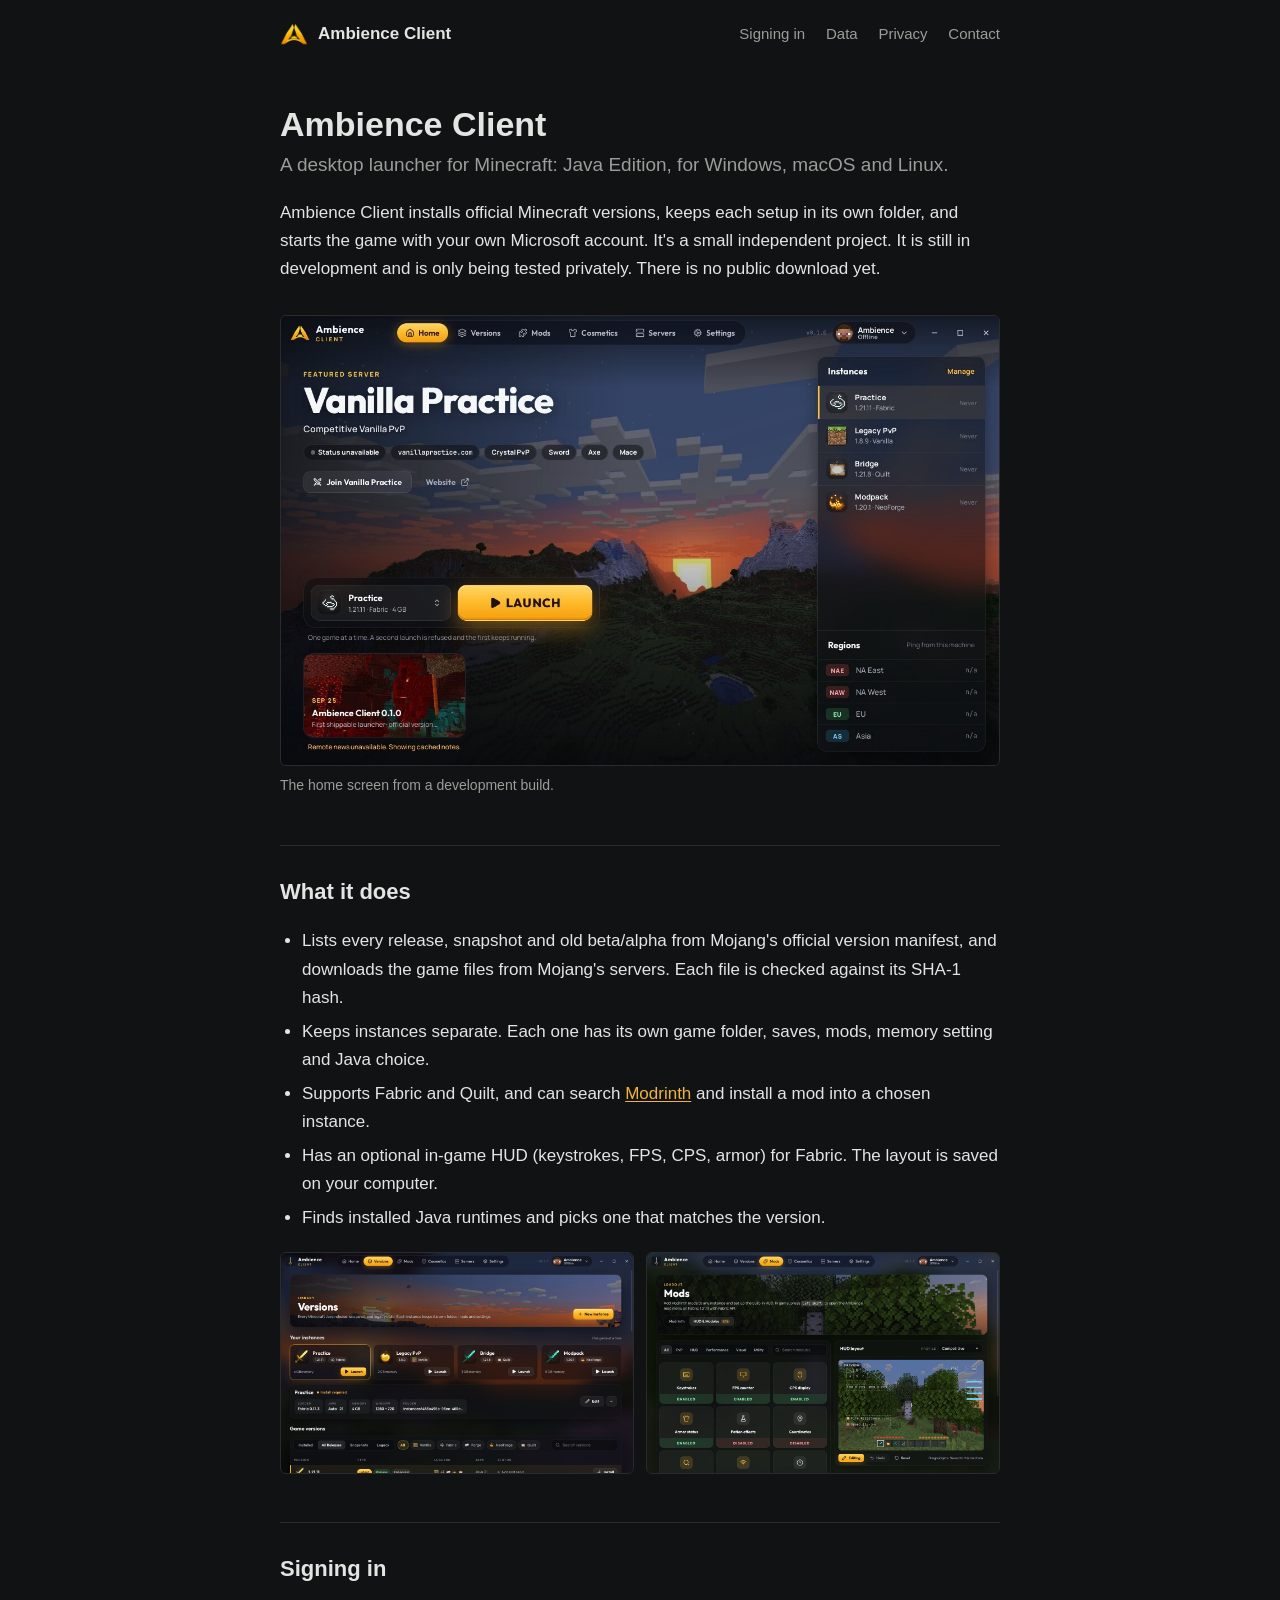
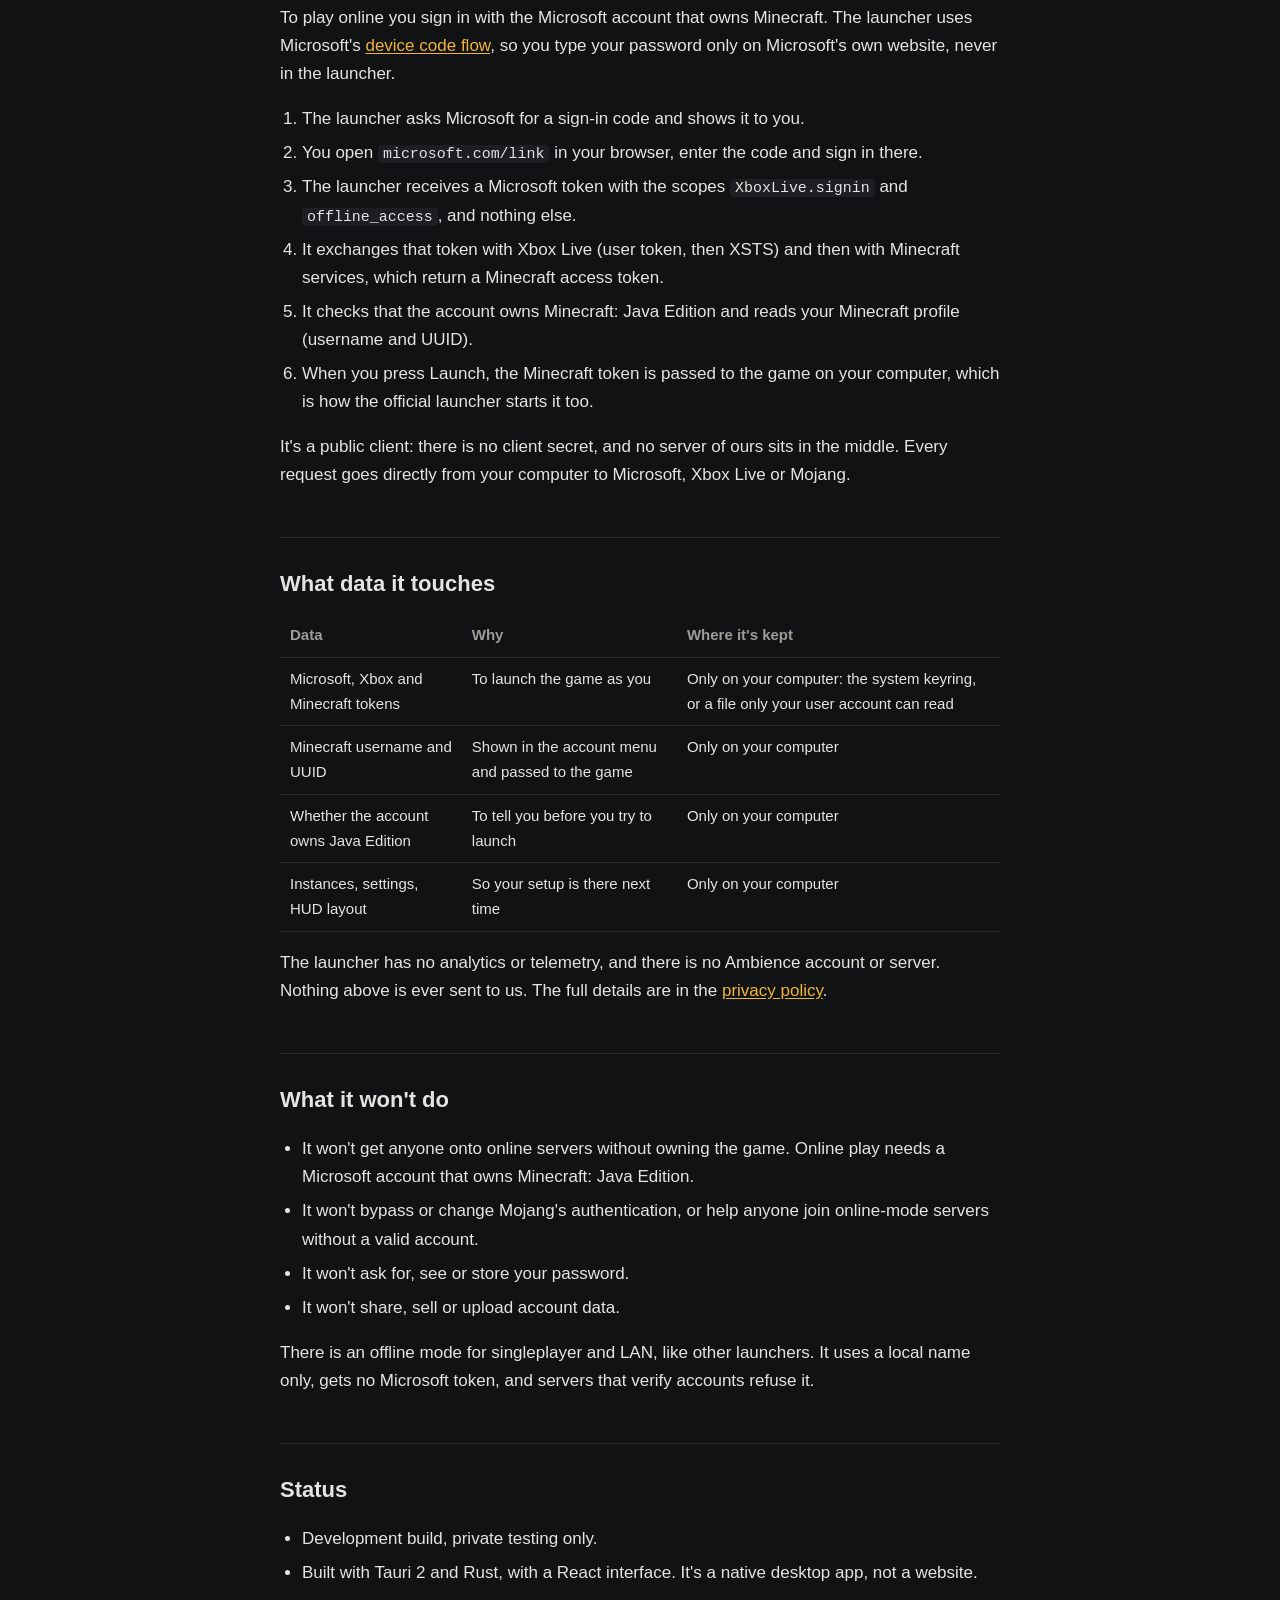
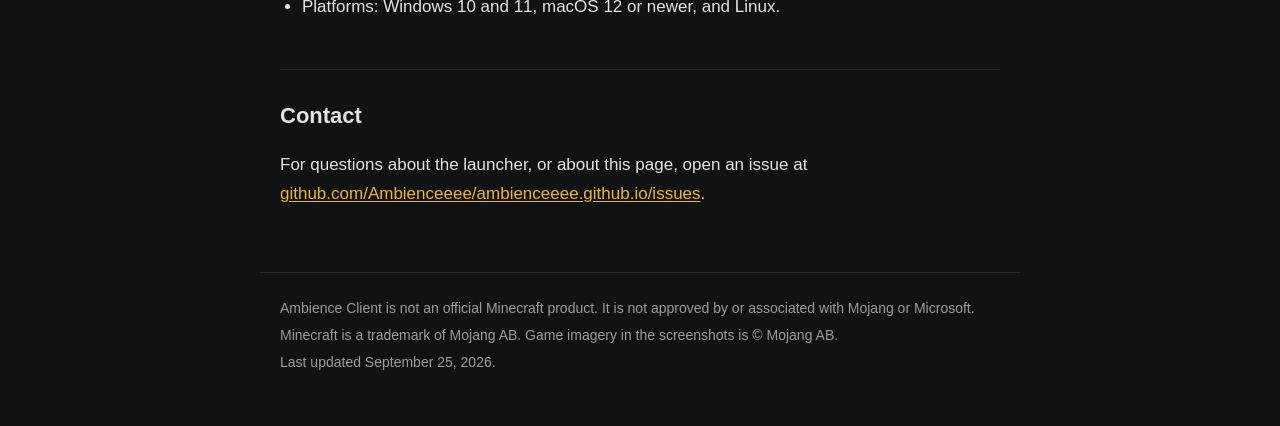
<file: index.html>
<!doctype html>
<html lang="en">
<head>
<meta charset="utf-8">
<meta name="viewport" content="width=device-width, initial-scale=1">
<title>Ambience Client</title>
<meta name="description" content="Ambience Client is an independent desktop launcher for Minecraft: Java Edition.">
<link rel="icon" type="image/png" href="assets/favicon.png">
<link rel="stylesheet" href="style.css">
</head>
<body>
<header class="top">
  <a class="name" href="./"><img src="assets/logo.png" alt="" width="28" height="28">Ambience Client</a>
  <nav><a href="#signing-in">Signing in</a> <a href="#data">Data</a> <a href="privacy.html">Privacy</a> <a href="#contact">Contact</a></nav>
</header>

<main>
  <h1>Ambience Client</h1>
  <p class="lead">A desktop launcher for Minecraft: Java Edition, for Windows, macOS and Linux.</p>

  <p>
    Ambience Client installs official Minecraft versions, keeps each setup in its own folder, and starts the game
    with your own Microsoft account. It's a small independent project. It is still in development and is
    only being tested privately. There is no public download yet.
  </p>

  <figure>
    <img src="assets/home.jpg" alt="The launcher's home screen: a Launch button, the selected instance and a list of instances." width="1280" height="800">
    <figcaption>The home screen from a development build.</figcaption>
  </figure>

  <h2 id="features">What it does</h2>
  <ul>
    <li>Lists every release, snapshot and old beta/alpha from Mojang's official version manifest, and downloads the game files from Mojang's servers. Each file is checked against its SHA-1 hash.</li>
    <li>Keeps instances separate. Each one has its own game folder, saves, mods, memory setting and Java choice.</li>
    <li>Supports Fabric and Quilt, and can search <a href="https://modrinth.com">Modrinth</a> and install a mod into a chosen instance.</li>
    <li>Has an optional in-game HUD (keystrokes, FPS, CPS, armor) for Fabric. The layout is saved on your computer.</li>
    <li>Finds installed Java runtimes and picks one that matches the version.</li>
  </ul>

  <div class="shots">
    <img src="assets/versions.jpg" alt="Versions screen with instances and the list of game versions." width="1280" height="800" loading="lazy">
    <img src="assets/mods-hud.jpg" alt="Mods screen with the module toggles and the HUD layout editor." width="1280" height="800" loading="lazy">
  </div>

  <h2 id="signing-in">Signing in</h2>
  <p>
    To play online you sign in with the Microsoft account that owns Minecraft. The launcher uses Microsoft's
    <a href="https://learn.microsoft.com/en-us/entra/identity-platform/v2-oauth2-device-code">device code flow</a>, so you
    type your password only on Microsoft's own website, never in the launcher.
  </p>
  <ol>
    <li>The launcher asks Microsoft for a sign-in code and shows it to you.</li>
    <li>You open <code>microsoft.com/link</code> in your browser, enter the code and sign in there.</li>
    <li>The launcher receives a Microsoft token with the scopes <code>XboxLive.signin</code> and <code>offline_access</code>, and nothing else.</li>
    <li>It exchanges that token with Xbox Live (user token, then XSTS) and then with Minecraft services, which return a Minecraft access token.</li>
    <li>It checks that the account owns Minecraft: Java Edition and reads your Minecraft profile (username and UUID).</li>
    <li>When you press Launch, the Minecraft token is passed to the game on your computer, which is how the official launcher starts it too.</li>
  </ol>
  <p>
    It's a public client: there is no client secret, and no server of ours sits in the middle. Every request goes directly
    from your computer to Microsoft, Xbox Live or Mojang.
  </p>

  <h2 id="data">What data it touches</h2>
  <table>
    <thead><tr><th>Data</th><th>Why</th><th>Where it's kept</th></tr></thead>
    <tbody>
      <tr><td>Microsoft, Xbox and Minecraft tokens</td><td>To launch the game as you</td><td>Only on your computer: the system keyring, or a file only your user account can read</td></tr>
      <tr><td>Minecraft username and UUID</td><td>Shown in the account menu and passed to the game</td><td>Only on your computer</td></tr>
      <tr><td>Whether the account owns Java Edition</td><td>To tell you before you try to launch</td><td>Only on your computer</td></tr>
      <tr><td>Instances, settings, HUD layout</td><td>So your setup is there next time</td><td>Only on your computer</td></tr>
    </tbody>
  </table>
  <p>
    The launcher has no analytics or telemetry, and there is no Ambience account or server. Nothing above is ever sent
    to us. The full details are in the <a href="privacy.html">privacy policy</a>.
  </p>

  <h2 id="wont">What it won't do</h2>
  <ul>
    <li>It won't get anyone onto online servers without owning the game. Online play needs a Microsoft account that owns Minecraft: Java Edition.</li>
    <li>It won't bypass or change Mojang's authentication, or help anyone join online-mode servers without a valid account.</li>
    <li>It won't ask for, see or store your password.</li>
    <li>It won't share, sell or upload account data.</li>
  </ul>
  <p>
    There is an offline mode for singleplayer and LAN, like other launchers. It uses a local name only, gets no Microsoft
    token, and servers that verify accounts refuse it.
  </p>

  <h2 id="status">Status</h2>
  <ul>
    <li>Development build, private testing only.</li>
    <li>Built with Tauri 2 and Rust, with a React interface. It's a native desktop app, not a website.</li>
    <li>Platforms: Windows 10 and 11, macOS 12 or newer, and Linux.</li>
  </ul>

  <h2 id="contact">Contact</h2>
  <p>
    For questions about the launcher, or about this page, open an issue at
    <a href="https://github.com/Ambienceeee/ambienceeee.github.io/issues">github.com/Ambienceeee/ambienceeee.github.io/issues</a>.
  </p>
</main>

<footer>
  <p>Ambience Client is not an official Minecraft product. It is not approved by or associated with Mojang or Microsoft.</p>
  <p>Minecraft is a trademark of Mojang AB. Game imagery in the screenshots is © Mojang AB.</p>
  <p>Last updated September 25, 2026.</p>
</footer>
</body>
</html>
</file>
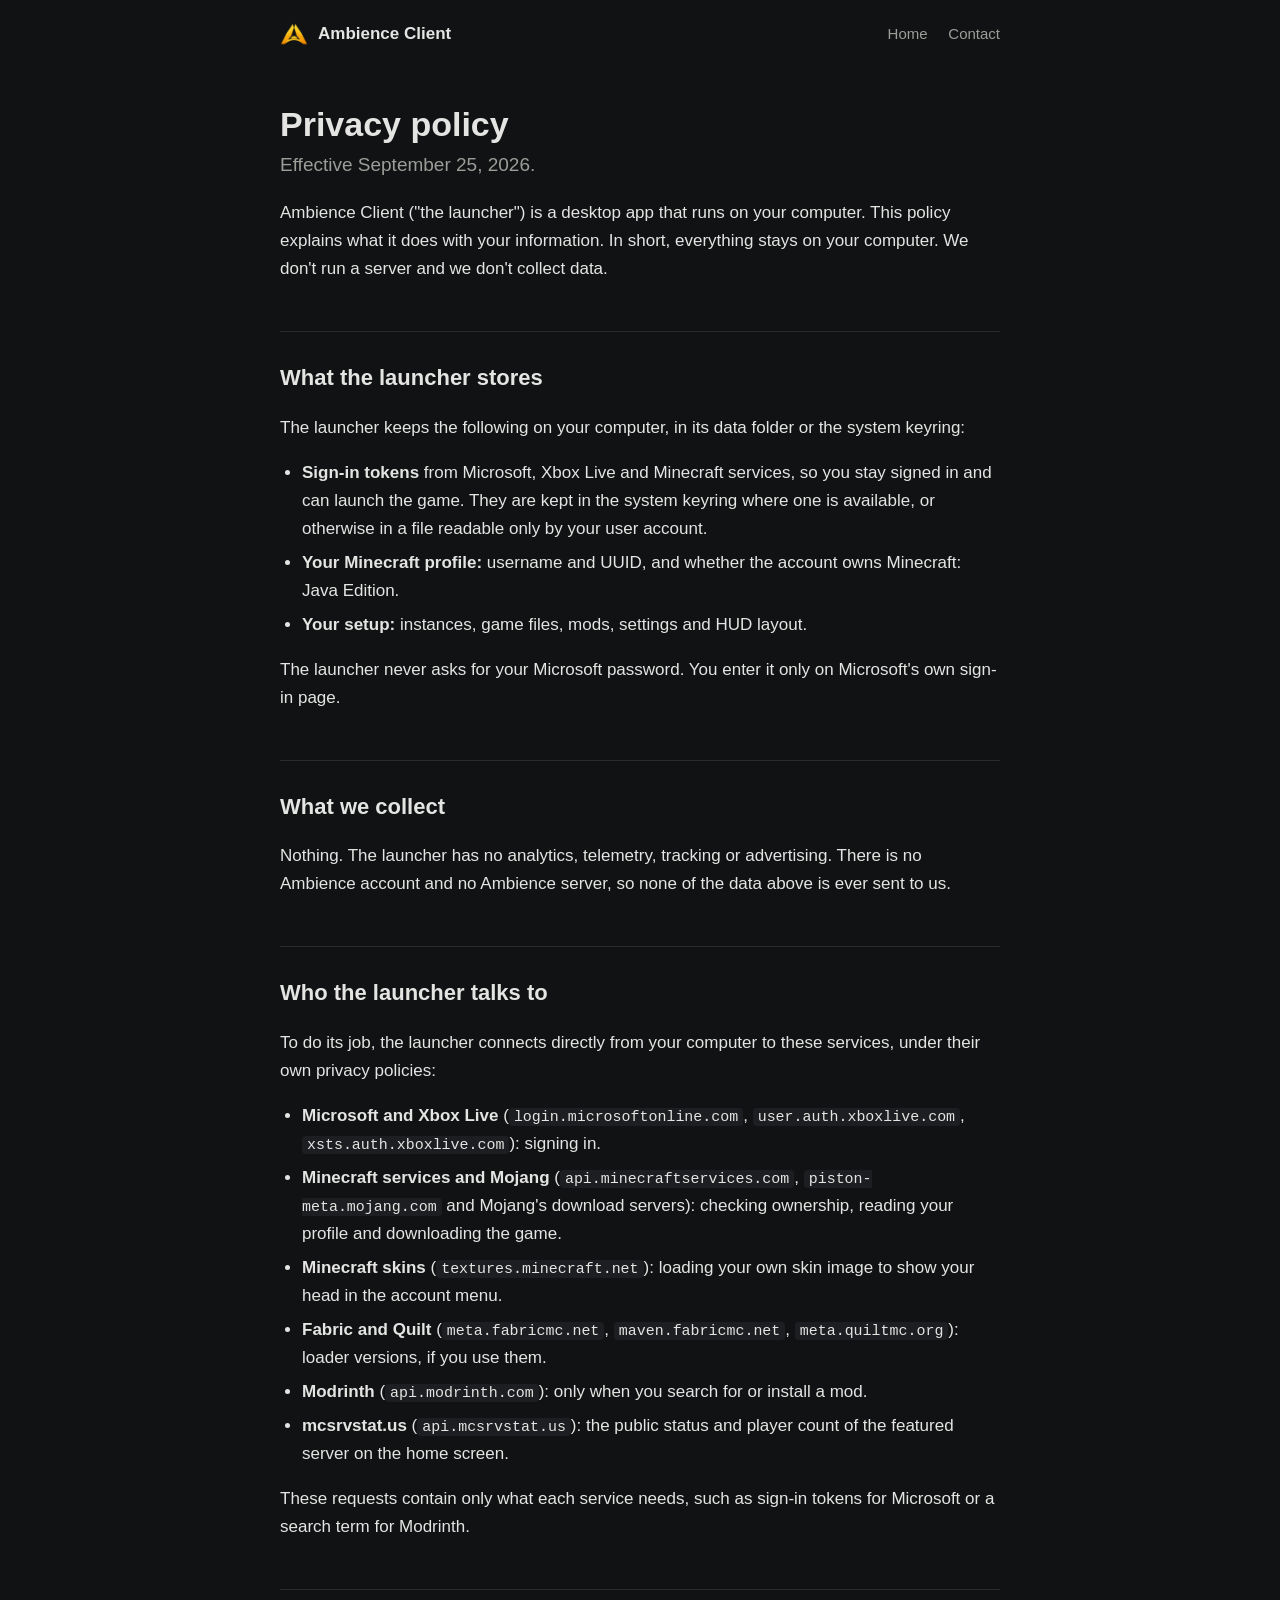
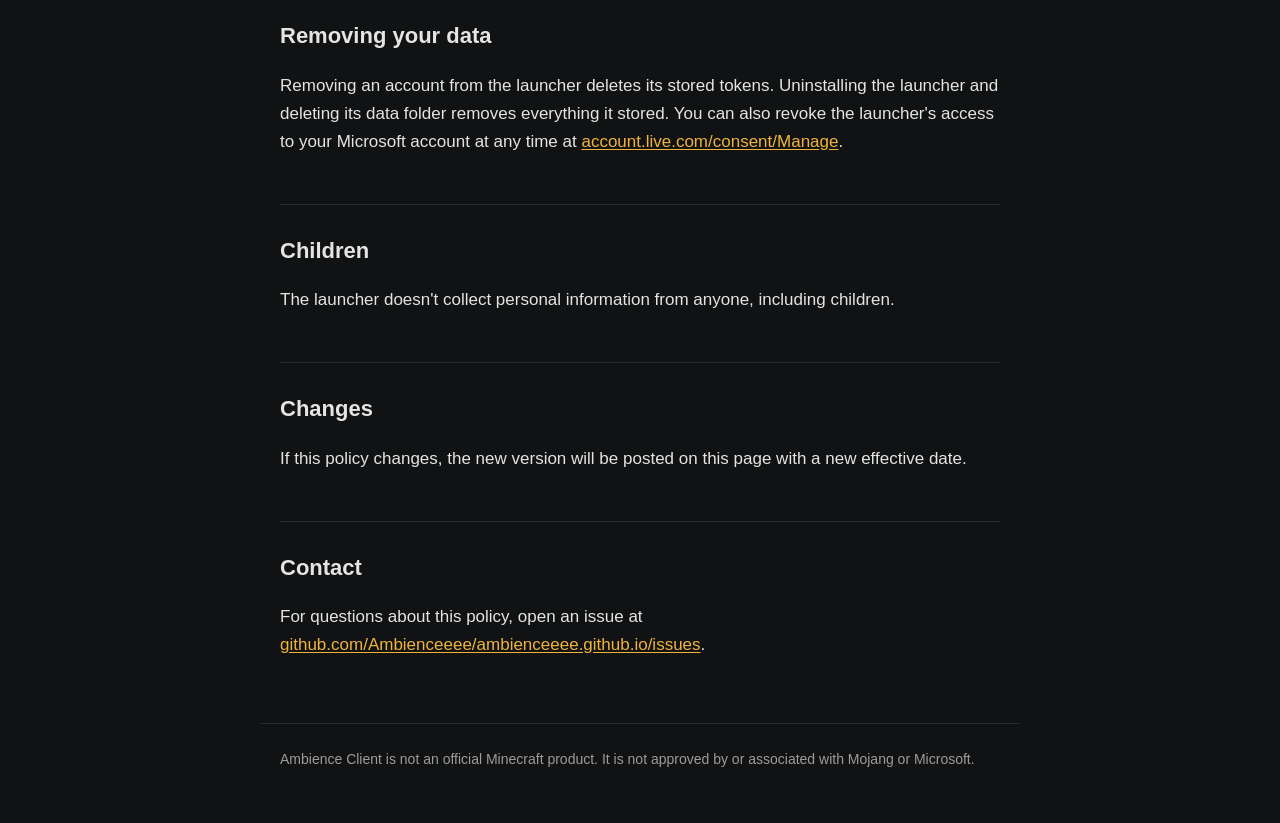
<file: privacy.html>
<!doctype html>
<html lang="en">
<head>
<meta charset="utf-8">
<meta name="viewport" content="width=device-width, initial-scale=1">
<title>Privacy policy · Ambience Client</title>
<link rel="icon" type="image/png" href="assets/favicon.png">
<link rel="stylesheet" href="style.css">
</head>
<body>
<header class="top">
  <a class="name" href="./"><img src="assets/logo.png" alt="" width="28" height="28">Ambience Client</a>
  <nav><a href="./">Home</a> <a href="./#contact">Contact</a></nav>
</header>

<main>
  <h1>Privacy policy</h1>
  <p class="lead">Effective September 25, 2026.</p>

  <p>
    Ambience Client ("the launcher") is a desktop app that runs on your computer. This policy explains what it does
    with your information. In short, everything stays on your computer. We don't run a server and we don't collect data.
  </p>

  <h2>What the launcher stores</h2>
  <p>The launcher keeps the following on your computer, in its data folder or the system keyring:</p>
  <ul>
    <li><strong>Sign-in tokens</strong> from Microsoft, Xbox Live and Minecraft services, so you stay signed in and can launch the game. They are kept in the system keyring where one is available, or otherwise in a file readable only by your user account.</li>
    <li><strong>Your Minecraft profile:</strong> username and UUID, and whether the account owns Minecraft: Java Edition.</li>
    <li><strong>Your setup:</strong> instances, game files, mods, settings and HUD layout.</li>
  </ul>
  <p>The launcher never asks for your Microsoft password. You enter it only on Microsoft's own sign-in page.</p>

  <h2>What we collect</h2>
  <p>
    Nothing. The launcher has no analytics, telemetry, tracking or advertising. There is no Ambience account and no
    Ambience server, so none of the data above is ever sent to us.
  </p>

  <h2>Who the launcher talks to</h2>
  <p>To do its job, the launcher connects directly from your computer to these services, under their own privacy policies:</p>
  <ul>
    <li><strong>Microsoft and Xbox Live</strong> (<code>login.microsoftonline.com</code>, <code>user.auth.xboxlive.com</code>, <code>xsts.auth.xboxlive.com</code>): signing in.</li>
    <li><strong>Minecraft services and Mojang</strong> (<code>api.minecraftservices.com</code>, <code>piston-meta.mojang.com</code> and Mojang's download servers): checking ownership, reading your profile and downloading the game.</li>
    <li><strong>Minecraft skins</strong> (<code>textures.minecraft.net</code>): loading your own skin image to show your head in the account menu.</li>
    <li><strong>Fabric and Quilt</strong> (<code>meta.fabricmc.net</code>, <code>maven.fabricmc.net</code>, <code>meta.quiltmc.org</code>): loader versions, if you use them.</li>
    <li><strong>Modrinth</strong> (<code>api.modrinth.com</code>): only when you search for or install a mod.</li>
    <li><strong>mcsrvstat.us</strong> (<code>api.mcsrvstat.us</code>): the public status and player count of the featured server on the home screen.</li>
  </ul>
  <p>These requests contain only what each service needs, such as sign-in tokens for Microsoft or a search term for Modrinth.</p>

  <h2>Removing your data</h2>
  <p>
    Removing an account from the launcher deletes its stored tokens. Uninstalling the launcher and deleting its data
    folder removes everything it stored. You can also revoke the launcher's access to your Microsoft account at any time at
    <a href="https://account.live.com/consent/Manage">account.live.com/consent/Manage</a>.
  </p>

  <h2>Children</h2>
  <p>The launcher doesn't collect personal information from anyone, including children.</p>

  <h2>Changes</h2>
  <p>If this policy changes, the new version will be posted on this page with a new effective date.</p>

  <h2>Contact</h2>
  <p>
    For questions about this policy, open an issue at
    <a href="https://github.com/Ambienceeee/ambienceeee.github.io/issues">github.com/Ambienceeee/ambienceeee.github.io/issues</a>.
  </p>
</main>

<footer>
  <p>Ambience Client is not an official Minecraft product. It is not approved by or associated with Mojang or Microsoft.</p>
</footer>
</body>
</html>
</file>
<file: style.css>
/* Plain, readable project page. No web fonts: it uses whatever the reader's system has. */
:root {
  color-scheme: dark;
  --bg: #111214;
  --text: #e4e4e2;
  --dim: #9c9c98;
  --line: #2a2b2e;
  --link: #f0b43c;
}

* { box-sizing: border-box; }

body {
  margin: 0;
  background: var(--bg);
  color: var(--text);
  font: 17px/1.65 -apple-system, BlinkMacSystemFont, "Segoe UI", "Helvetica Neue", "Noto Sans", sans-serif;
}

a { color: var(--link); text-underline-offset: 2px; }
a:hover { text-decoration-thickness: 2px; }

.top {
  display: flex;
  flex-wrap: wrap;
  gap: 8px 24px;
  align-items: center;
  justify-content: space-between;
  max-width: 760px;
  margin: 0 auto;
  padding: 20px 20px 0;
}

.top .name {
  display: flex;
  align-items: center;
  gap: 10px;
  color: var(--text);
  font-weight: 700;
  text-decoration: none;
}

.top nav a {
  margin-left: 16px;
  color: var(--dim);
  font-size: 15px;
  text-decoration: none;
}

.top nav a:first-child { margin-left: 0; }
.top nav a:hover { color: var(--text); }

main, footer {
  max-width: 760px;
  margin: 0 auto;
  padding: 0 20px;
}

h1 {
  margin: 56px 0 4px;
  font-size: 34px;
  line-height: 1.2;
}

h2 {
  margin: 48px 0 12px;
  font-size: 22px;
  border-top: 1px solid var(--line);
  padding-top: 28px;
}

.lead {
  margin-top: 0;
  color: var(--dim);
  font-size: 19px;
}

ul, ol { padding-left: 22px; }
li { margin: 6px 0; }

figure { margin: 32px 0; }

img { max-width: 100%; height: auto; }

figure img,
.shots img {
  display: block;
  border: 1px solid var(--line);
  border-radius: 6px;
}

figcaption {
  margin-top: 8px;
  color: var(--dim);
  font-size: 14px;
}

.shots {
  display: grid;
  grid-template-columns: 1fr 1fr;
  gap: 12px;
  margin-top: 20px;
}

code {
  font: 0.88em ui-monospace, SFMono-Regular, Menlo, Consolas, monospace;
  background: #1d1e21;
  padding: 1px 5px;
  border-radius: 4px;
}

table {
  width: 100%;
  border-collapse: collapse;
  font-size: 15px;
}

th, td {
  padding: 9px 10px;
  border-bottom: 1px solid var(--line);
  text-align: left;
  vertical-align: top;
}

th { color: var(--dim); font-weight: 600; }

footer {
  margin-top: 64px;
  padding-top: 20px;
  padding-bottom: 48px;
  border-top: 1px solid var(--line);
  color: var(--dim);
  font-size: 14px;
}

footer p { margin: 4px 0; }

@media (max-width: 600px) {
  .shots { grid-template-columns: 1fr; }
  h1 { font-size: 28px; }
  table { font-size: 14px; }
}
</file>
